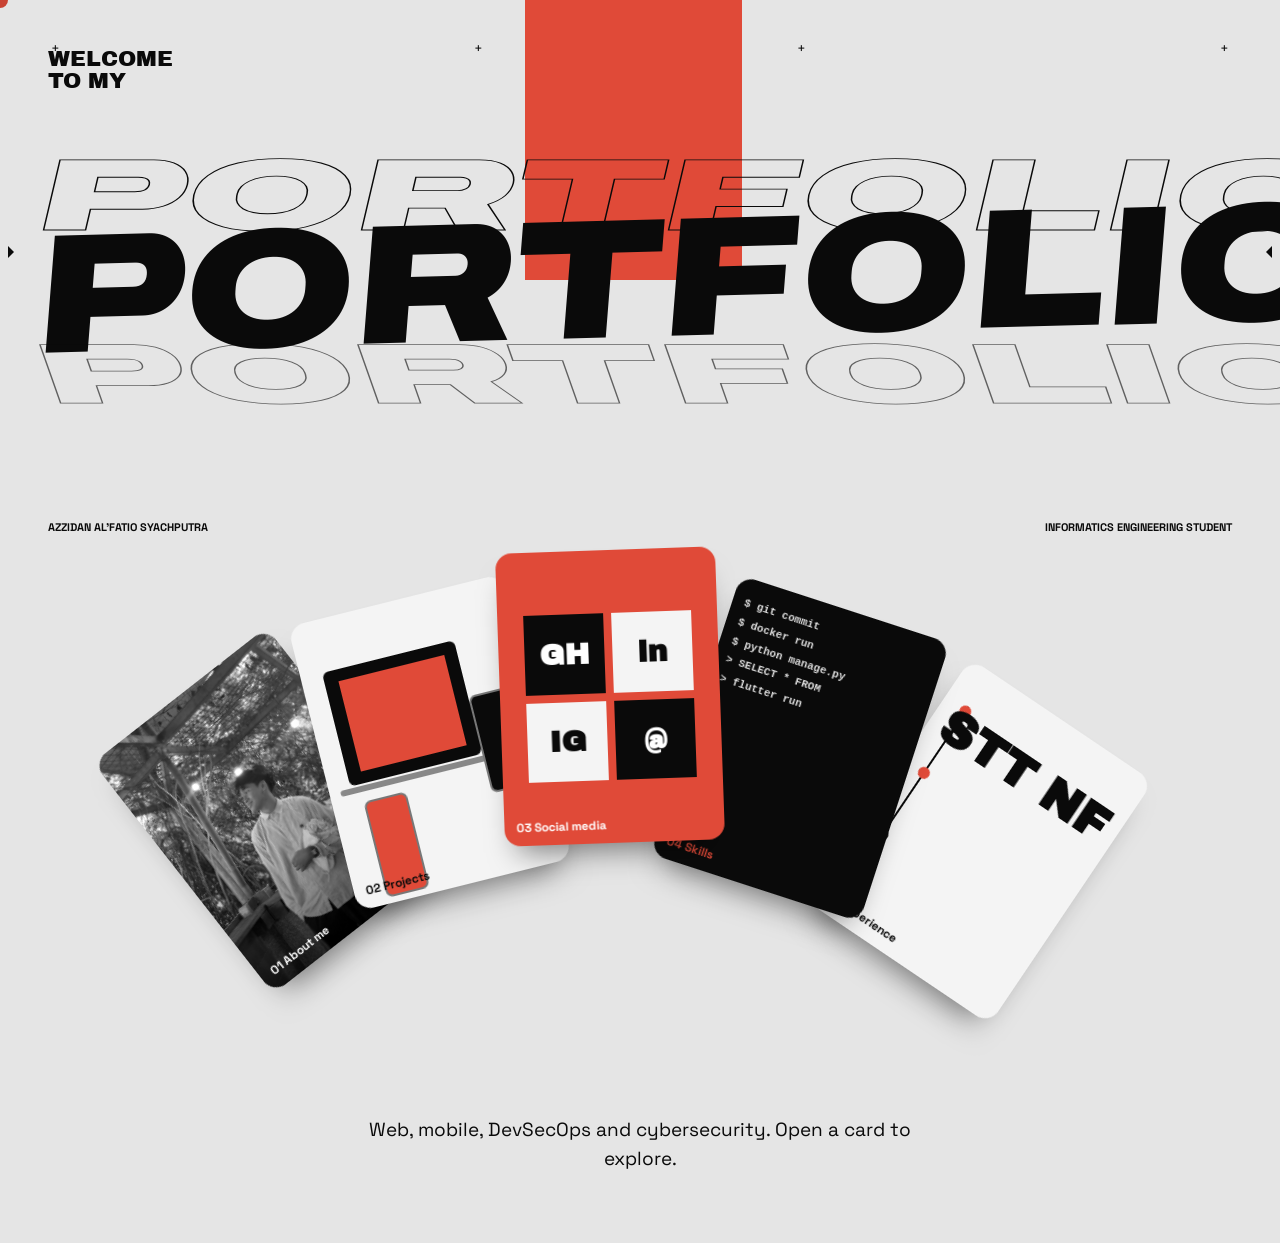
<file: index.html>
<!DOCTYPE html><html lang="en"><head><meta charset="utf-8"><meta name="viewport" content="width=device-width, initial-scale=1, viewport-fit=cover"><link href="https://fonts.googleapis.com/css2?family=Archivo:wdth,wght@100,900&family=Archivo+Black&family=Space+Grotesk:wght@500;700&display=swap" rel="stylesheet"><link rel="stylesheet" href="css/style.css">
<title>Portfolio | Azzidan Al'fatio Syachputra</title>
<meta name="description" content="Portfolio of Azzidan Al'fatio Syachputra, Informatics Engineering student and aspiring software engineer: web, mobile, DevSecOps and cybersecurity."></head>
<body data-page="home"><div class="cur"></div>
<header class="hero"><span class="plus" style="left:4%;top:7%">+</span><span class="plus" style="left:37%;top:7%">+</span><span class="plus" style="right:37%;top:7%">+</span><span class="plus" style="right:4%;top:7%">+</span>
<span class="tri" style="left:8px;border-left-color:#0a0a0a"></span><span class="tri" style="right:8px;border-right-color:#0a0a0a"></span>
<p class="hello">WELCOME<br>TO MY</p><div class="red"></div>
<h1 class="word" aria-label="Portfolio"><span class="g g1" aria-hidden="true">PORTFOLIO</span><span class="m">PORTFOLIO</span><span class="g g2" aria-hidden="true">PORTFOLIO</span></h1>
<div class="meta"><span>AZZIDAN AL'FATIO SYACHPUTRA</span><span>INFORMATICS ENGINEERING STUDENT</span></div></header>
<section class="deck" id="deck" aria-label="Portfolio sections"></section>
<p class="intro">Web, mobile, DevSecOps and cybersecurity. Open a card to explore.</p>
<script src="js/data.js"></script><script src="js/app.js"></script></body></html>
</file>
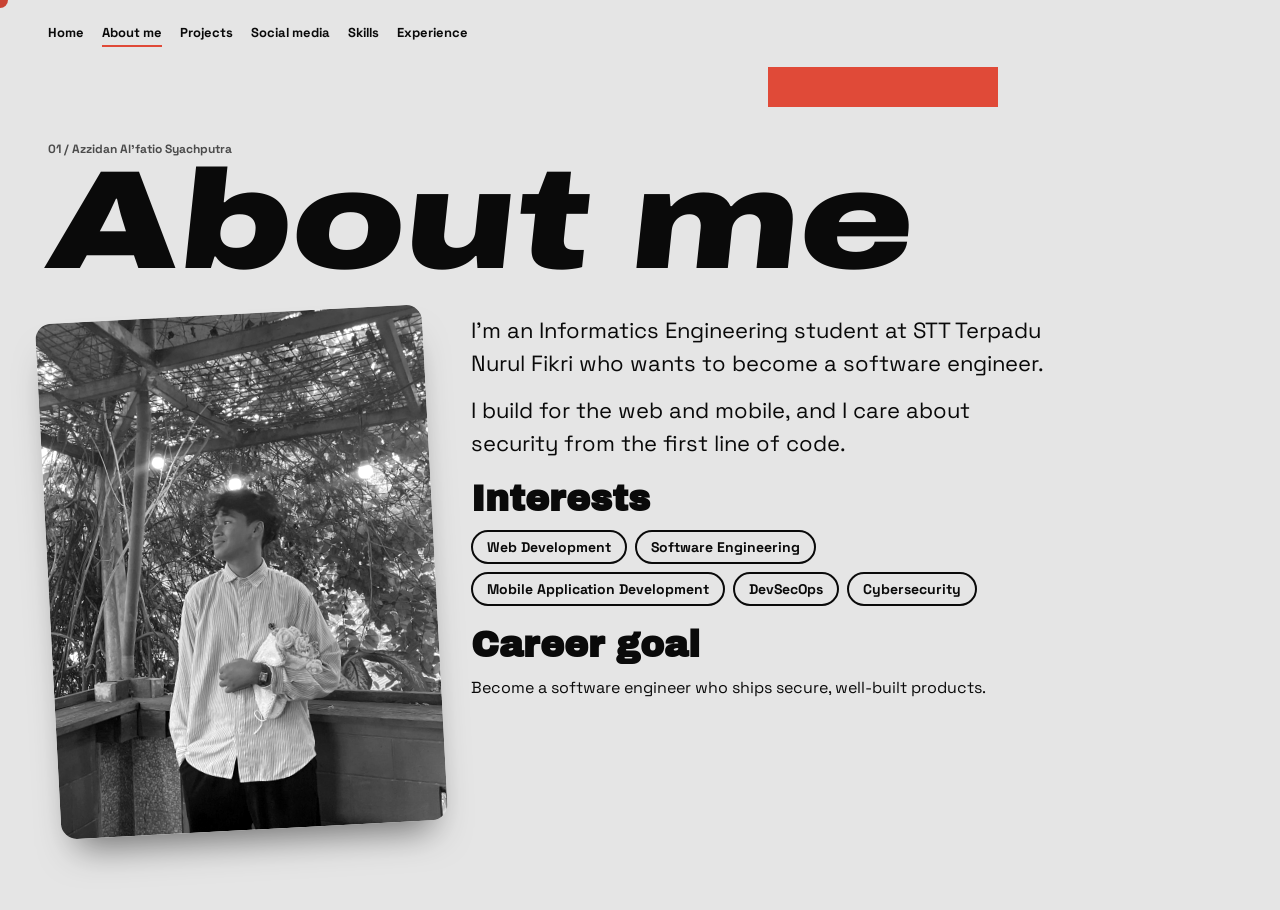
<file: about.html>
<!DOCTYPE html><html lang="en"><head><meta charset="utf-8"><meta name="viewport" content="width=device-width, initial-scale=1, viewport-fit=cover"><link href="https://fonts.googleapis.com/css2?family=Archivo:wdth,wght@100,900&family=Archivo+Black&family=Space+Grotesk:wght@500;700&display=swap" rel="stylesheet"><link rel="stylesheet" href="css/style.css">
<title>About | Azzidan Al'fatio Syachputra</title>
<meta name="description" content="About page of Azzidan Al'fatio Syachputra, Informatics Engineering student and aspiring software engineer."></head>
<body data-page="about"><div class="cur"></div><div id="app"></div><script src="js/data.js"></script><script src="js/app.js"></script></body></html>
</file>
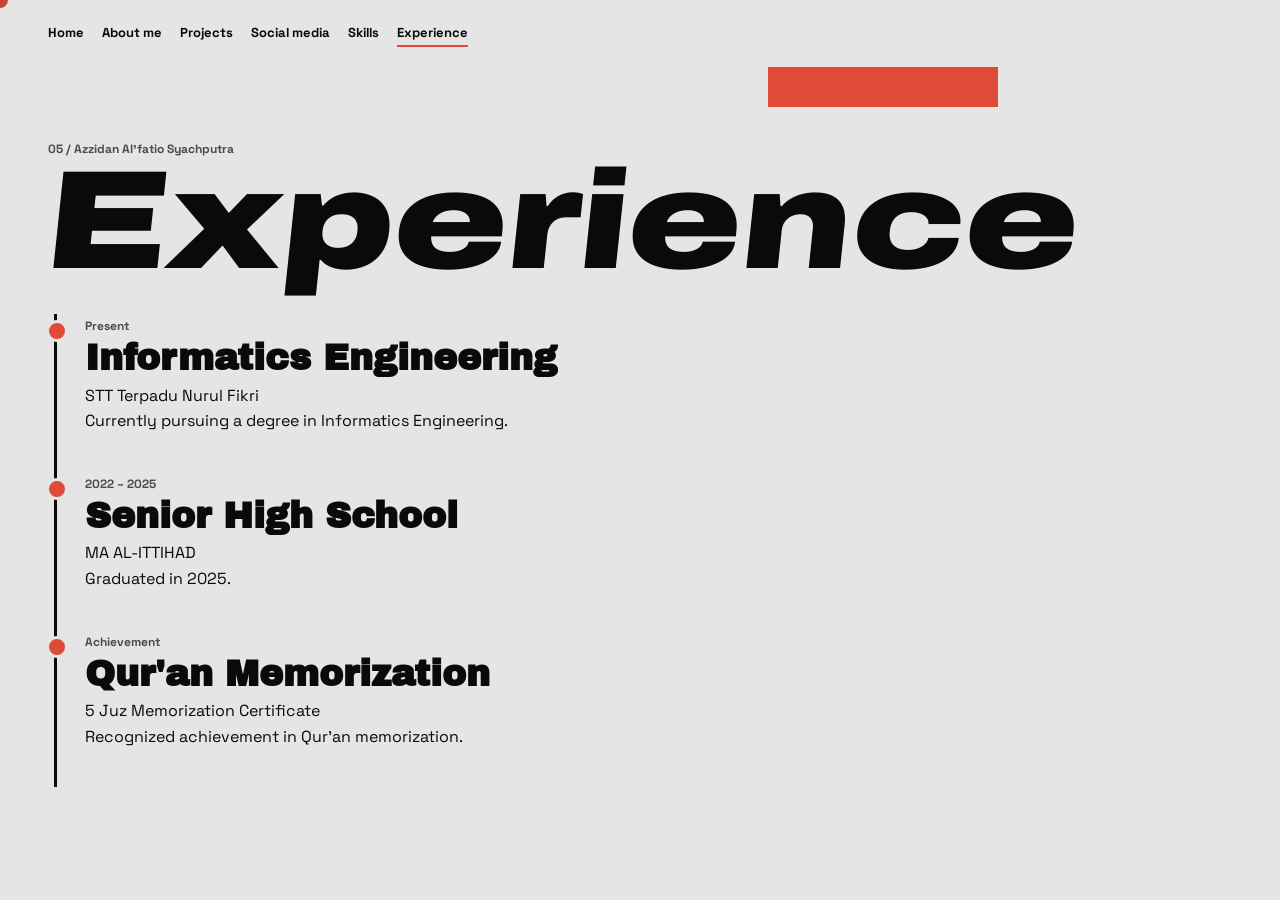
<file: experience.html>
<!DOCTYPE html><html lang="en"><head><meta charset="utf-8"><meta name="viewport" content="width=device-width, initial-scale=1, viewport-fit=cover"><link href="https://fonts.googleapis.com/css2?family=Archivo:wdth,wght@100,900&family=Archivo+Black&family=Space+Grotesk:wght@500;700&display=swap" rel="stylesheet"><link rel="stylesheet" href="css/style.css">
<title>Experience | Azzidan Al'fatio Syachputra</title>
<meta name="description" content="Experience page of Azzidan Al'fatio Syachputra, Informatics Engineering student and aspiring software engineer."></head>
<body data-page="experience"><div class="cur"></div><div id="app"></div><script src="js/data.js"></script><script src="js/app.js"></script></body></html>
</file>
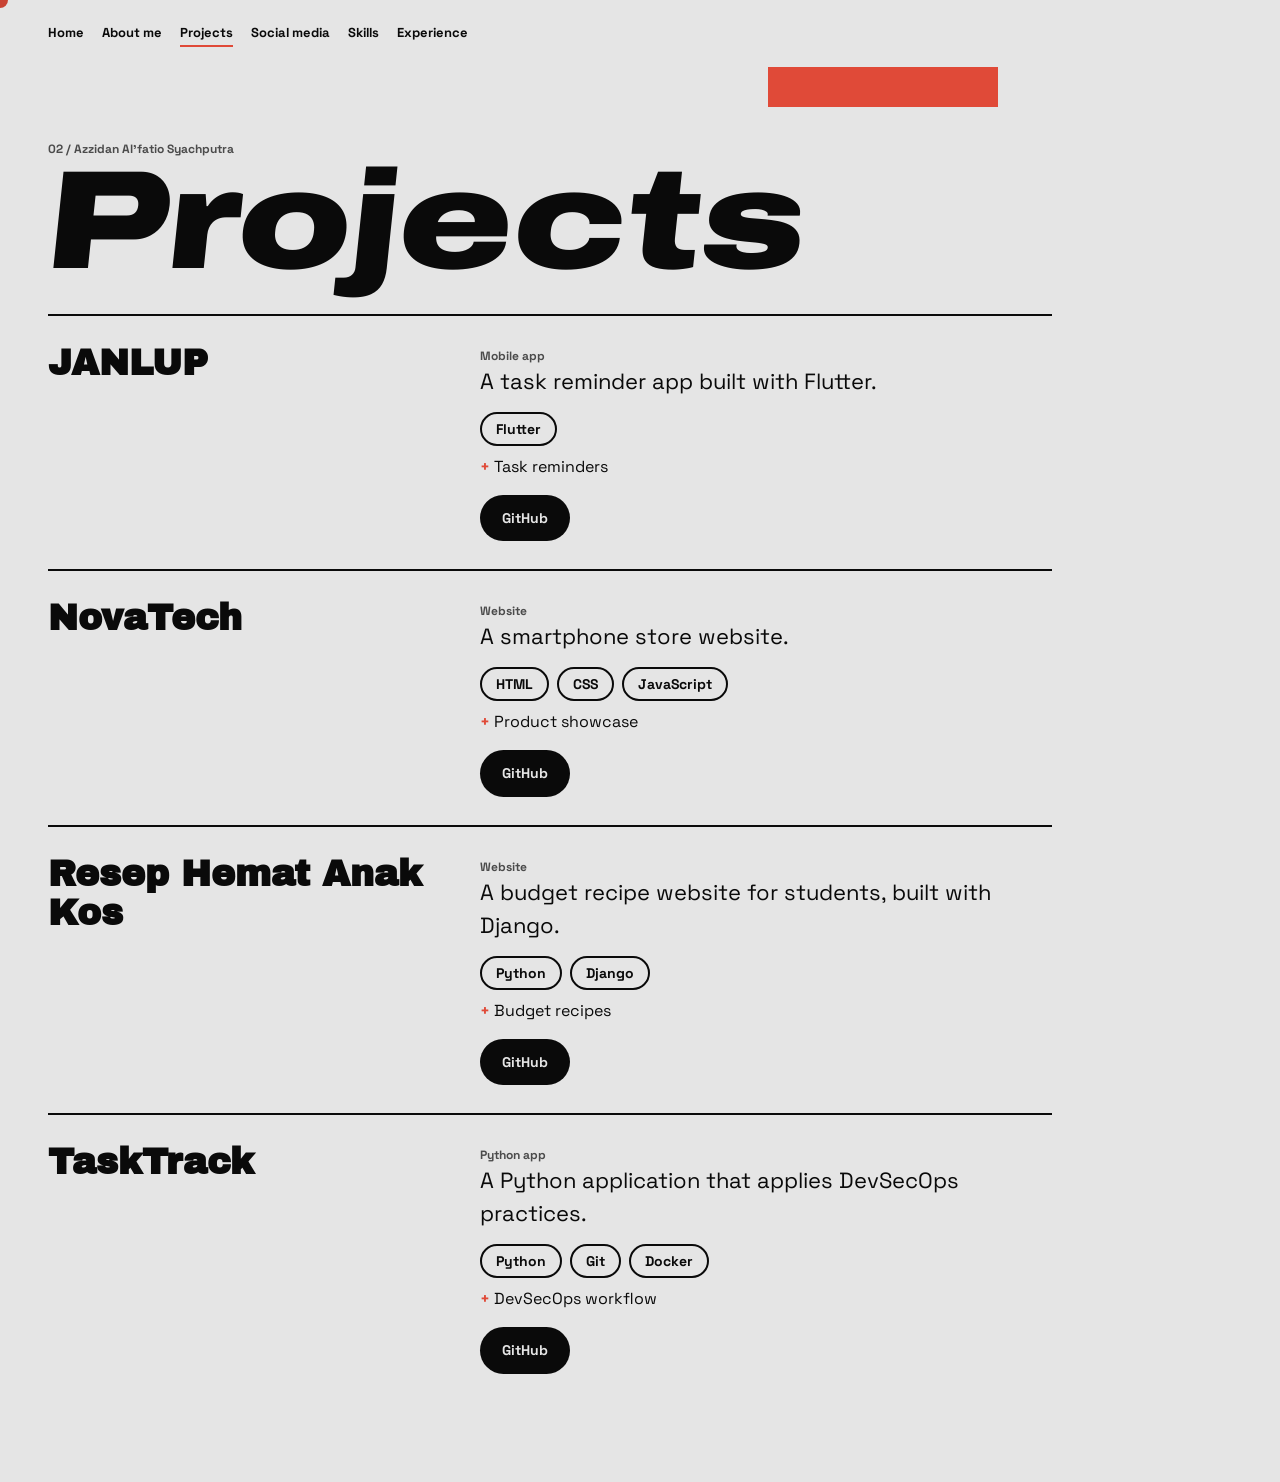
<file: projects.html>
<!DOCTYPE html><html lang="en"><head><meta charset="utf-8"><meta name="viewport" content="width=device-width, initial-scale=1, viewport-fit=cover"><link href="https://fonts.googleapis.com/css2?family=Archivo:wdth,wght@100,900&family=Archivo+Black&family=Space+Grotesk:wght@500;700&display=swap" rel="stylesheet"><link rel="stylesheet" href="css/style.css">
<title>Projects | Azzidan Al'fatio Syachputra</title>
<meta name="description" content="Projects page of Azzidan Al'fatio Syachputra, Informatics Engineering student and aspiring software engineer."></head>
<body data-page="projects"><div class="cur"></div><div id="app"></div><script src="js/data.js"></script><script src="js/app.js"></script></body></html>
</file>
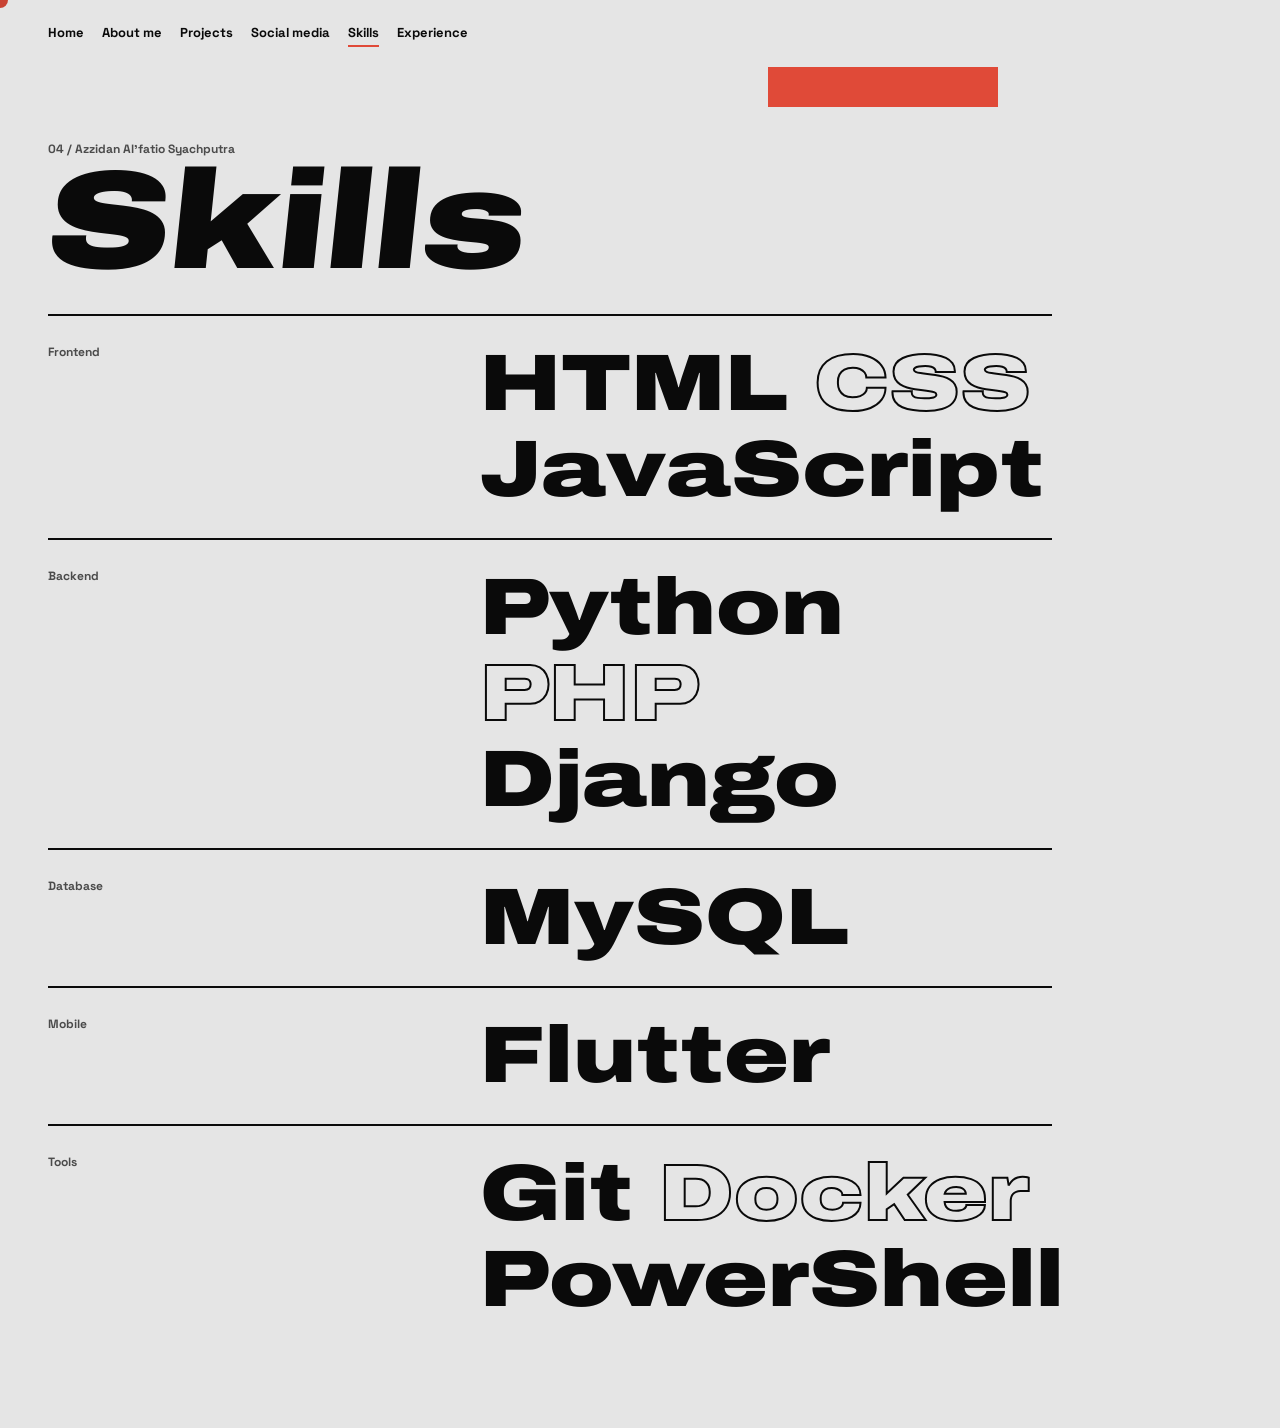
<file: skills.html>
<!DOCTYPE html><html lang="en"><head><meta charset="utf-8"><meta name="viewport" content="width=device-width, initial-scale=1, viewport-fit=cover"><link href="https://fonts.googleapis.com/css2?family=Archivo:wdth,wght@100,900&family=Archivo+Black&family=Space+Grotesk:wght@500;700&display=swap" rel="stylesheet"><link rel="stylesheet" href="css/style.css">
<title>Skills | Azzidan Al'fatio Syachputra</title>
<meta name="description" content="Skills page of Azzidan Al'fatio Syachputra, Informatics Engineering student and aspiring software engineer."></head>
<body data-page="skills"><div class="cur"></div><div id="app"></div><script src="js/data.js"></script><script src="js/app.js"></script></body></html>
</file>
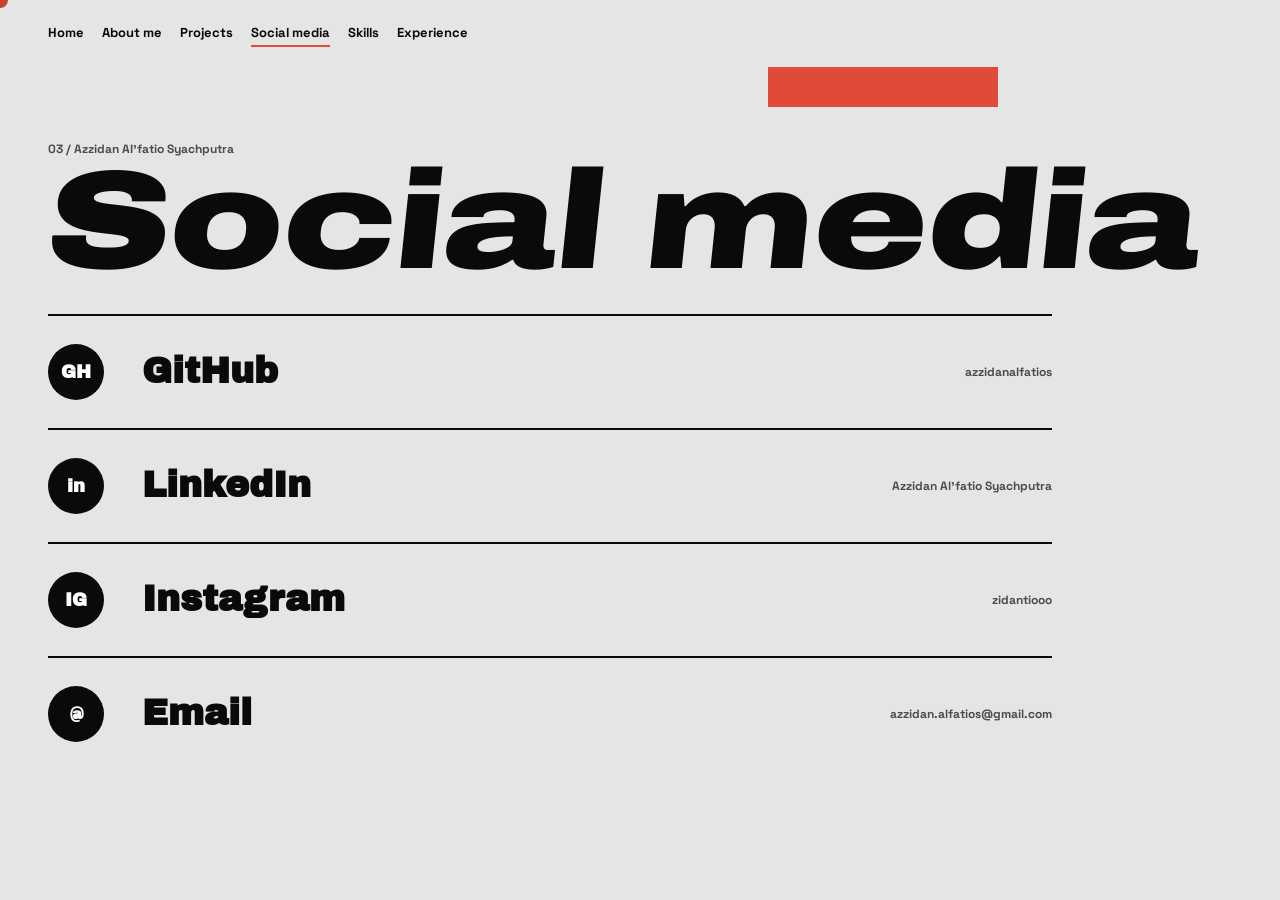
<file: social.html>
<!DOCTYPE html><html lang="en"><head><meta charset="utf-8"><meta name="viewport" content="width=device-width, initial-scale=1, viewport-fit=cover"><link href="https://fonts.googleapis.com/css2?family=Archivo:wdth,wght@100,900&family=Archivo+Black&family=Space+Grotesk:wght@500;700&display=swap" rel="stylesheet"><link rel="stylesheet" href="css/style.css">
<title>Social | Azzidan Al'fatio Syachputra</title>
<meta name="description" content="Social page of Azzidan Al'fatio Syachputra, Informatics Engineering student and aspiring software engineer."></head>
<body data-page="social"><div class="cur"></div><div id="app"></div><script src="js/data.js"></script><script src="js/app.js"></script></body></html>
</file>
<file: css/style.css>
:root{--bg:#e5e5e5;--ink:#0a0a0a;--red:#e04a38;--w:#f4f4f4;--hx:0px;
--r1:-38deg;--r2:-14deg;--r3:-2deg;--r4:18deg;--r5:34deg;
box-sizing:border-box;padding-top:env(safe-area-inset-top,0px);padding-bottom:env(safe-area-inset-bottom,0px)}
@media (prefers-color-scheme:dark){:root:not([data-theme="light"]){--bg:#e5e5e5}}
:root[data-theme="dark"]{--bg:#e5e5e5}
html{scroll-padding-top:env(safe-area-inset-top,0px)}
*{box-sizing:border-box;margin:0}
body{background:var(--bg);color:var(--ink);font-family:"Space Grotesk",system-ui,sans-serif;overflow-x:hidden}
a{color:inherit}a:focus-visible{outline:3px solid var(--red);outline-offset:3px}
.hero{position:relative;height:clamp(380px,50vw,560px);padding:clamp(18px,4vw,48px)}
.plus{position:absolute;font-size:14px}
.tri{position:absolute;top:44%;border:6px solid transparent}
.hello{font:clamp(15px,2.4vw,22px)/1 "Archivo Black",sans-serif;position:relative;z-index:3}
.red{position:absolute;left:41%;top:0;width:17%;height:50%;background:var(--red);z-index:1;transform:translateX(var(--hx))}
.word{position:absolute;left:50%;top:38%;translate:-50% 0;width:94%;z-index:2;font:900 clamp(44px,13.5vw,170px)/.8 "Archivo","Archivo Black",sans-serif;font-stretch:125%;text-align:center;white-space:nowrap;animation:in 1s cubic-bezier(.2,.8,.2,1) backwards}
.word .m{display:block;transform:skewX(-6deg) rotate(-1.5deg)}
.word .g{position:absolute;inset:0;color:transparent;-webkit-text-stroke:1.5px var(--ink);pointer-events:none}
.g1{transform:translateY(-.5em) scaleY(.6) skewX(-8deg)}.g2{transform:translateY(.55em) scaleY(.5) skewX(10deg);opacity:.6}
@keyframes in{from{opacity:0;letter-spacing:.2em}}
.meta{position:absolute;left:clamp(18px,4vw,48px);right:clamp(18px,4vw,48px);bottom:clamp(12px,2vw,26px);display:flex;justify-content:space-between;gap:12px;font:700 clamp(8px,1.2vw,11px) "Space Grotesk";z-index:3}
.deck{position:relative;height:clamp(300px,52vw,520px);max-width:1000px;margin:0 auto;perspective:900px}
.c{position:absolute;width:clamp(120px,22vw,220px);aspect-ratio:3/4;border-radius:16px;overflow:hidden;background:var(--w);text-decoration:none;
 transform:translateX(var(--px,0)) rotate(var(--r)) rotateX(var(--rx,0)) rotateY(var(--ry,0));transition:transform .35s,box-shadow .35s;box-shadow:0 20px 30px -14px rgba(0,0,0,.5)}
.c:hover,.c:focus-visible{transform:translateY(-16px) rotate(0) scale(1.06);z-index:9;box-shadow:0 34px 40px -16px rgba(0,0,0,.55)}
.f{position:absolute;inset:0;animation:fl 6s ease-in-out infinite}
@keyframes fl{50%{transform:translateY(-8px)}}
.c1{left:2%;top:20%;z-index:1}.c2{left:18%;top:7%;z-index:2}.c3{left:36%;top:-2%;z-index:3}.c4{left:55%;top:8%;z-index:2}.c5{left:73%;top:26%;z-index:1}
.tag{position:absolute;left:12px;bottom:10px;font:700 clamp(10px,1.3vw,12px) "Space Grotesk";color:#fff;z-index:2}
.c1 img{width:100%;height:100%;object-fit:cover;filter:grayscale(1) contrast(1.1)}
.c1:after{content:"";position:absolute;inset:50% 0 0;background:linear-gradient(transparent,#000a)}
.c2 .tag,.c5 .tag{color:var(--ink)}
.lap{position:absolute;left:10%;top:18%;width:62%;height:40%;background:var(--ink);border-radius:6px}.lap i{position:absolute;inset:10%;background:var(--red)}.lap b{position:absolute;left:-8%;right:-8%;bottom:-8px;height:6px;background:#888;border-radius:4px}
.ph1,.ph2{position:absolute;width:20%;height:34%;background:var(--ink);border-radius:7px;border:2px solid #777}.ph1{right:8%;top:38%}.ph2{left:14%;top:64%;background:var(--red)}
.c3{background:var(--red)}.c3 .f{display:grid;grid-template-columns:1fr 1fr;gap:8px;padding:12%;align-content:center}
.c3 span:not(.tag){display:grid;place-items:center;aspect-ratio:1;background:var(--ink);color:#fff;font:900 clamp(16px,3vw,30px) "Archivo Black"}.c3 span:nth-child(2),.c3 span:nth-child(3){background:var(--w);color:var(--ink)}
.c4{background:#0a0a0a}.c4 pre{position:absolute;left:12px;top:16px;color:#ddd;font:600 clamp(8px,1.2vw,11px)/1.8 ui-monospace,monospace}.c4 .tag{color:var(--red)}
.tl{position:absolute;left:24px;top:14%;bottom:30%;border-left:2px solid var(--ink)}.tl i{position:absolute;left:-7px;width:12px;height:12px;border-radius:50%;background:var(--red)}.tl i:nth-child(1){top:0}.tl i:nth-child(2){top:45%}.tl i:nth-child(3){top:90%;background:var(--ink)}
.c5 strong{position:absolute;right:14px;top:14%;font:900 clamp(28px,5vw,48px) "Archivo Black"}
.intro{max-width:620px;margin:0 auto;padding:36px 24px 70px;text-align:center;font-size:clamp(15px,2vw,19px);line-height:1.5}
.cur{display:none}
@media (pointer:fine){.cur{display:block;position:fixed;left:-8px;top:-8px;width:16px;height:16px;border-radius:50%;background:var(--red);mix-blend-mode:multiply;pointer-events:none;z-index:99;transition:width .2s,height .2s,margin .2s}.cur.big{width:48px;height:48px;margin:-16px 0 0 -16px}}
.nav{display:flex;flex-wrap:wrap;gap:6px 18px;padding:20px clamp(18px,4vw,48px);font:700 13px "Space Grotesk"}.nav a{text-decoration:none;padding:4px 0}.nav [aria-current]{border-bottom:2px solid var(--red)}
.ph-head{position:relative;padding:clamp(24px,6vw,70px) clamp(18px,4vw,48px) 10px;background:linear-gradient(90deg,transparent 60%,var(--red) 60% 78%,transparent 78%) no-repeat top/100% 40px}
.ph-head h1{font:900 clamp(44px,11vw,140px)/.9 "Archivo","Archivo Black",sans-serif;font-stretch:125%;transform:skewX(-6deg);animation:in .8s backwards}
small{font:700 12px "Space Grotesk";opacity:.7}
main{padding:20px clamp(18px,4vw,48px) 80px;max-width:1100px}
h2{font:900 clamp(22px,3.5vw,36px)/1.1 "Archivo Black",sans-serif;margin:20px 0 10px}
.lead{font-size:clamp(17px,2.2vw,22px);line-height:1.5;margin-bottom:14px}
p{line-height:1.6}.two{display:grid;grid-template-columns:minmax(0,.8fr) minmax(0,1.2fr);gap:36px;align-items:start}
.pic{width:100%;border-radius:16px;filter:grayscale(1) contrast(1.1);transform:rotate(-3deg);box-shadow:0 24px 36px -16px #0008}
.chips,.plain{list-style:none;padding:0;display:flex;flex-wrap:wrap;gap:8px;margin:10px 0}.chips li{border:2px solid var(--ink);border-radius:99px;padding:6px 14px;font-weight:700;font-size:14px}.plain li:before{content:"+ ";color:var(--red);font-weight:700}
.row{display:grid;grid-template-columns:minmax(0,1fr) minmax(0,1.4fr);gap:24px;padding:28px 0;border-top:2px solid var(--ink);align-items:start}
.row h2{margin:0}.btn{display:inline-block;margin:8px 8px 0 0;padding:12px 22px;border-radius:99px;background:var(--ink);color:var(--bg);text-decoration:none;font-weight:700;font-size:14px}.btn.red{background:var(--red);color:#fff}
.link{text-decoration:none;grid-template-columns:70px 1fr auto;align-items:center;transition:padding .25s}.link:hover{padding-left:16px;background:var(--red);color:#fff}.mk{display:grid;place-items:center;width:56px;height:56px;border-radius:50%;background:var(--ink);color:#fff;font:900 18px "Archivo Black"}
.big{display:flex;flex-wrap:wrap;gap:6px 26px}.big span{font:900 clamp(34px,7vw,80px)/1 "Archivo",sans-serif;font-stretch:125%}.big span:nth-child(even){color:transparent;-webkit-text-stroke:2px var(--ink)}
.time{list-style:none;padding:0 0 0 28px;border-left:3px solid var(--ink);margin-left:6px}.time li{position:relative;padding:0 0 38px}.time li:before{content:"";position:absolute;left:-39px;top:6px;width:16px;height:16px;border-radius:50%;background:var(--red);border:3px solid var(--bg)}.time .ph{opacity:.5}.time .ph:before{background:var(--bg);border-color:var(--ink)}.time h2{margin:4px 0}
@media (max-width:700px){.two,.row{grid-template-columns:1fr}.link{grid-template-columns:56px 1fr}.link small{grid-column:2}.deck{height:clamp(300px,80vw,420px)}}
@media (prefers-reduced-motion:reduce){*{animation:none!important;transition:none!important}}
</file>
